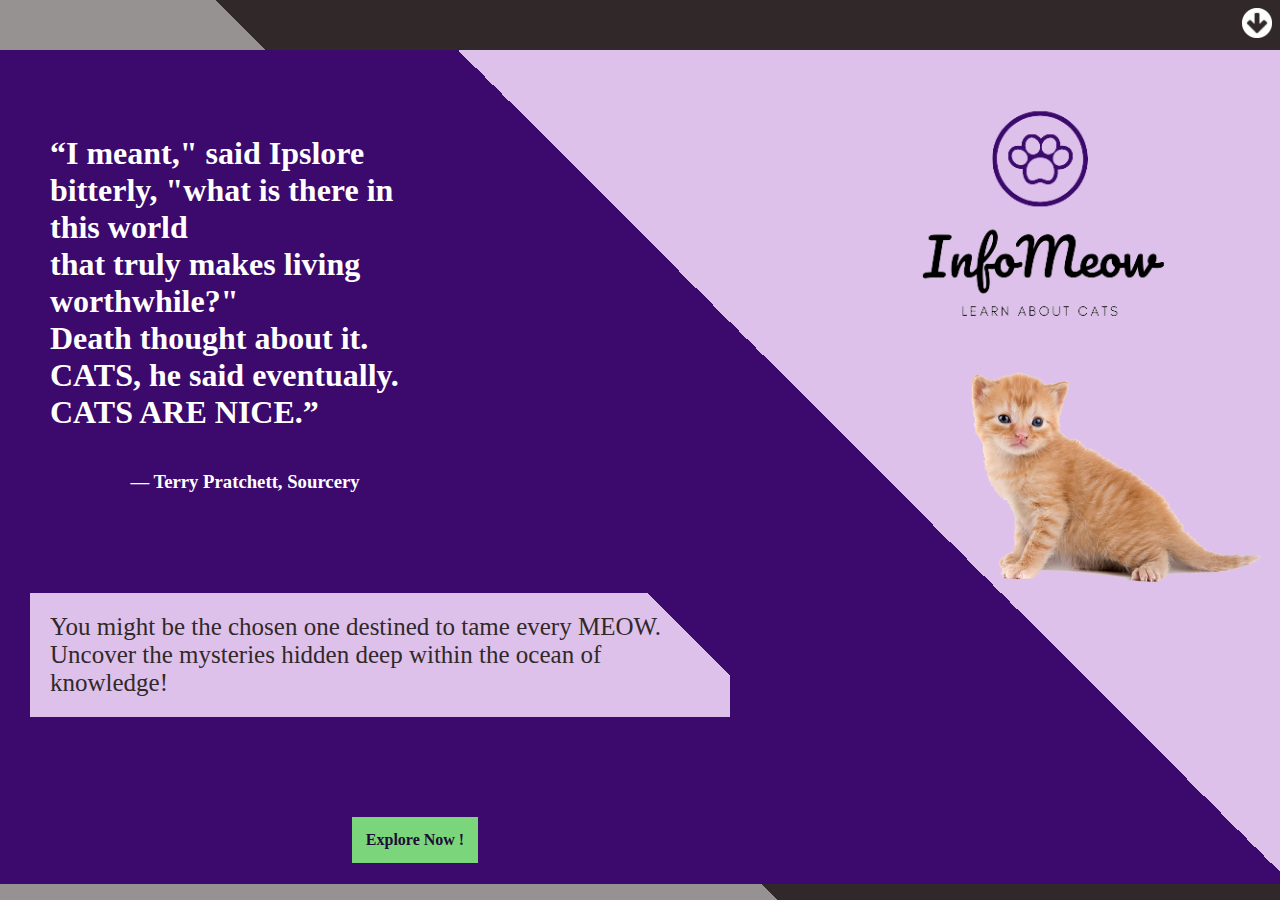
<file: HTML/index.html>
<!DOCTYPE html>
<html lang="en">

<head>
    <meta charset="UTF-8">
    <meta http-equiv="X-UA-Compatible" content="IE=edge">
    <meta name="viewport" content="width=device-width, initial-scale=1.0">
    <title>Home | InfoMeow</title>
    <link rel="stylesheet" href="../CSS/headerFooter.css">
    <link rel="stylesheet" href="../CSS/home.css">
    <link rel="icon" href="../Graphics/InfoMeow-white-removebg-preview.png">
</head>

<body>
    <header>
        <section class=top-line>
            <a id="switch" href="#"><img src="../Graphics/down-arrow-invert.png" alt="See Options" width="30px"></a>
        </section>
        <section class="top-content">
            <a id="nav1" href="index.html">Home</a>
            <a id="nav2" href="meow1.html">Explore</a>
        </section>
    </header>
    <main>
        <div class="part1">
            <section class="top">
                <h1 class="top">
                    “I meant," said Ipslore bitterly, "what is there in this world
                    <br>
                    that truly makes living worthwhile?"
                    <br>
                    Death thought about it.
                    <br>
                    CATS, he said eventually. CATS ARE NICE.”
                </h1>
                <h3 class="top">
                    ― Terry Pratchett, Sourcery
                </h3>
            </section>
            <section class="middle">
                <article>
                    <p>
                        You might be the chosen one destined to tame every MEOW.
                        <br>
                        Uncover the mysteries hidden deep within the ocean of knowledge!
                    </p>
                </article>
            </section>
            <section class="lower">
                <a id="EN" href="meow1.html">Explore Now !</a>
            </section>
        </div>
        <aside>
            <section class="side-top">
                <img id="logo" src="../Graphics/InfoMeow-removebg-preview.png" width="480" alt="Cats around the world!">

            </section>
            <section class="side-bottom">
                <img id="embassy" src="../Graphics/body-aside.png" width="480" alt="Cats around the world!">
            </section>
        </aside>
    </main>
    <footer>
    </footer>
    <script src="../JThing/jquery-3.6.0.js"></script>
    <script src="../JThing/headerFooter.js"></script>
    <script src="../JThing/meow.js"></script>
</body>

</html>
</file>
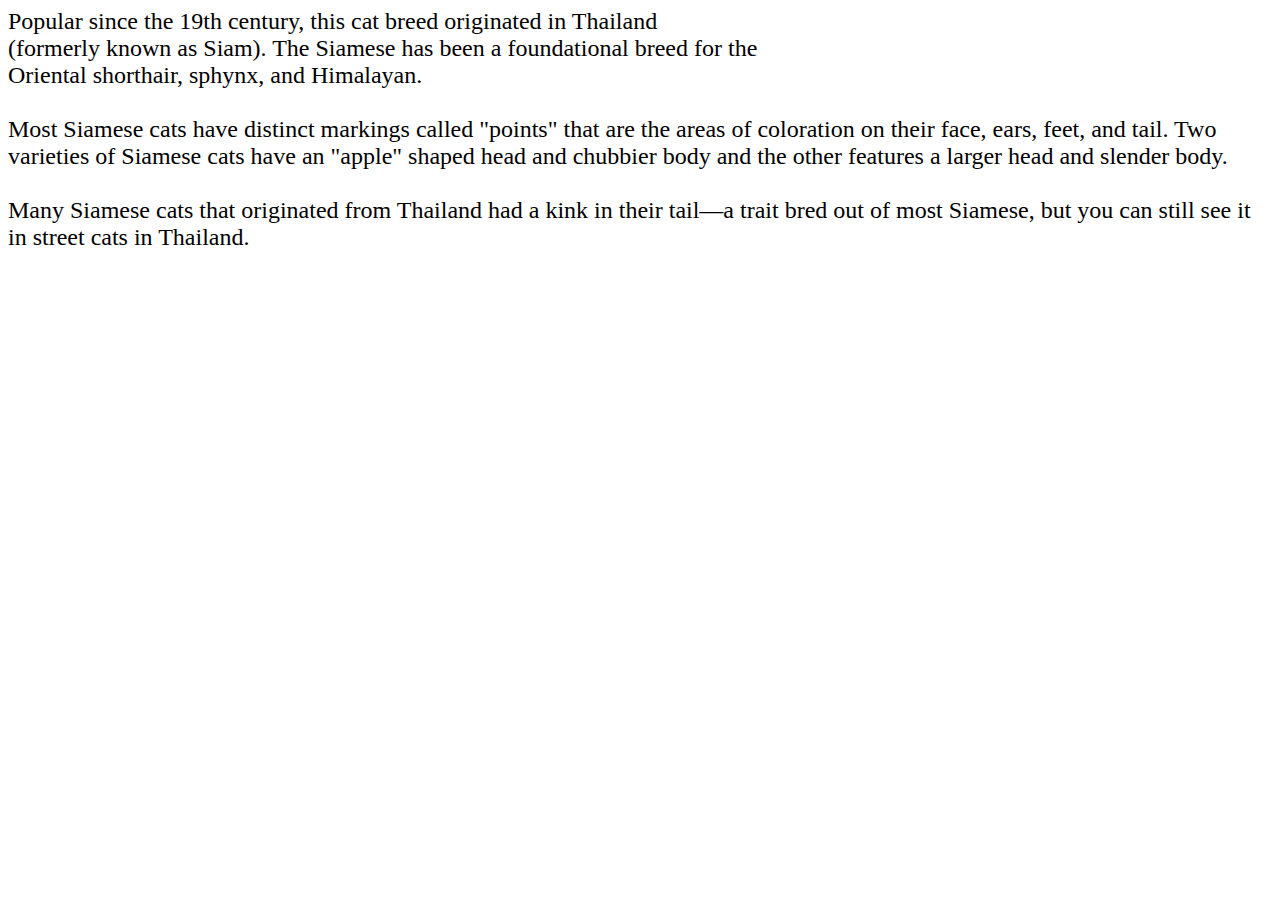
<file: HTML/meow1-desc.html>
<html>

<head>
    <style>
        p {
            font-size: 24px;
        }
    </style>
</head>

<body>
    <p>



        Popular since the 19th century, this cat breed originated in Thailand
        <br> (formerly known as Siam).
        The Siamese has been a
        foundational breed for the
        <br> Oriental shorthair, sphynx, and Himalayan.
        <br><br> Most Siamese cats have
        distinct markings called
        "points" that are the areas of coloration on their face, ears, feet, and tail. Two varieties
        of
        Siamese cats have an
        "apple" shaped head and chubbier body and the other features a larger head and slender body.
        <br><br>Many
        Siamese cats that originated from Thailand had a kink in their tail—a trait bred out of most
        Siamese, but you can still
        see it in street cats in Thailand.
    </p>
</body>

</html>
</file>
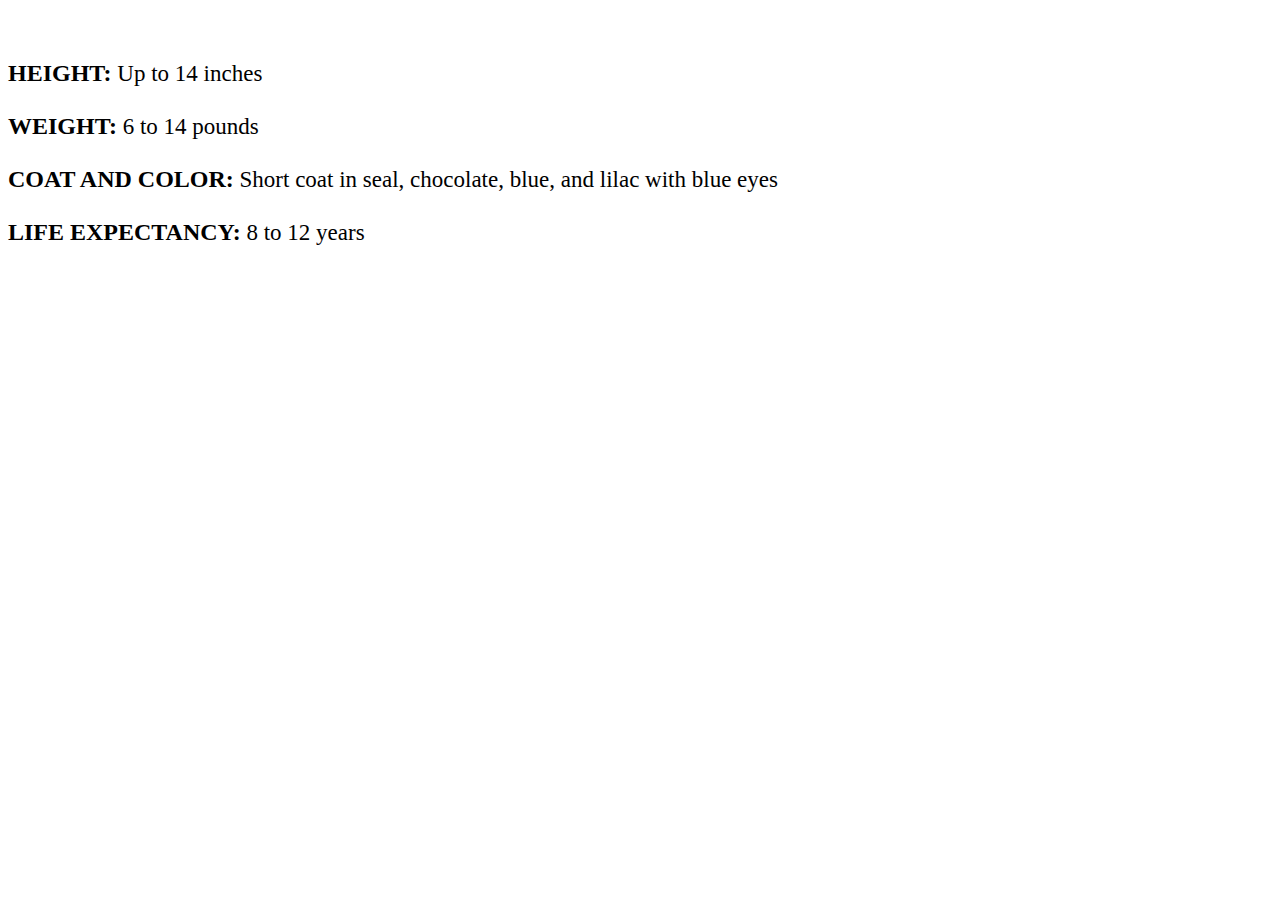
<file: HTML/meow1-over.html>
<html>

<head>
    <style>
        span {
            font-weight: bold;
            font-size: 24px;
        }

        p {
            font-size: 23px;
        }
    </style>
</head>

<body>
    <p>
        <br><br>
        <span>HEIGHT:</span> Up to 14 inches
        <br><br>
        <span>WEIGHT:</span> 6 to 14 pounds
        <br><br>
        <span>COAT AND COLOR:</span> Short coat in seal, chocolate, blue, and lilac with blue eyes
        <br><br>
        <span>LIFE EXPECTANCY:</span> 8 to 12 years
    </p>
</body>

</html>
</file>
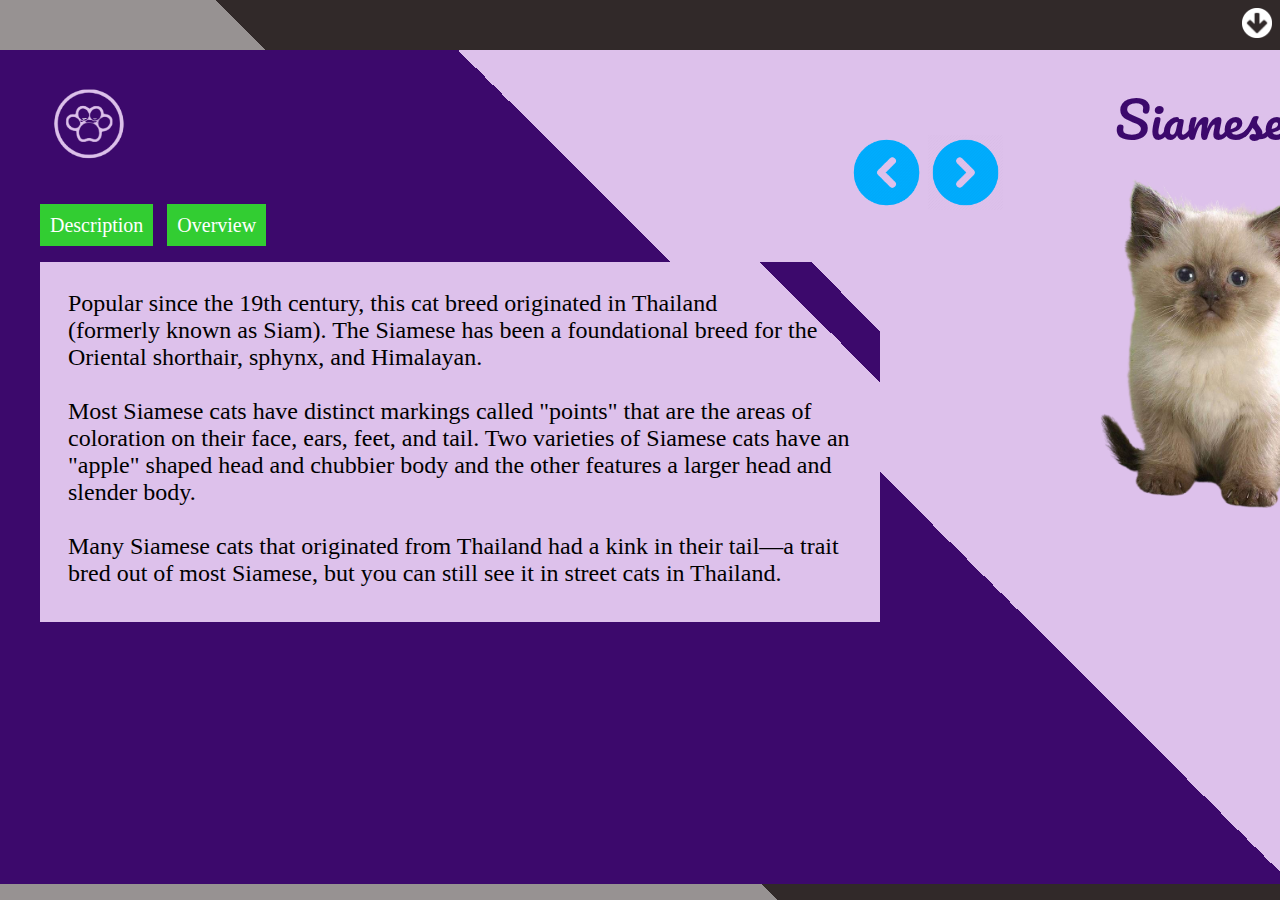
<file: HTML/meow1.html>
<!DOCTYPE html>
<html lang="en">

<head>
    <meta charset="UTF-8">
    <meta http-equiv="X-UA-Compatible" content="IE=edge">
    <meta name="viewport" content="width=device-width, initial-scale=1.0">
    <title>Siamese | InfoMeow</title>
    <link rel="stylesheet" href="../CSS/headerFooter.css">
    <!-- <link rel="stylesheet" href="../CSS/home.css"> -->
    <link rel="stylesheet" href="../CSS/meow1.css">
    <link rel="icon" href="../Graphics/InfoMeow-white-removebg-preview.png">
    <link rel="preconnect" href="https://fonts.googleapis.com">
    <link rel="preconnect" href="https://fonts.gstatic.com" crossorigin>
    <link href="https://fonts.googleapis.com/css2?family=Pacifico&display=swap" rel="stylesheet">
</head>

<body>
    <header>
        <section class=top-line>
            <a id="switch" href="#"><img src="../Graphics/down-arrow-invert.png" alt="See Options" width="30px"></a>
        </section>
        <section class="top-content">
            <a id="nav1" href="index.html">Home</a>
            <a id="nav2" href="meow1.html">Explore</a>
        </section>
    </header>
    <main>
        <div class="part1">
            <section class="top">
                <section class="top">
                    <a href="index.html">
                        <img id="logo" src="../Graphics/InfoMeow-white-removebg-preview.png" width="75"
                            alt="Cats around the world!">
                    </a>
                    <a href="index.html">
                        <img id="back" src="../Graphics/back-button-removebg-preview.png" alt="Back" width="75">
                    </a>
                    <a href="meow2.html">
                        <img id="next" src="../Graphics/next-button.png" alt="Next" width="75">
                    </a>
                    </sectiom>
                    <!-- <h3 class="top">
                <a href=""></a>
                </h3> -->


                    <nav>
                        <a href="meow1-desc.html" id="d" class="top2" target="Cats">Description</a>
                        <a href="meow1-over.html" id="o" class="top2" target="Cats">Overview</a>
                    </nav>


                </section>
                <section class="middle">
                    <article>
                        <iframe name="Cats" src="meow1-desc.html" frameborder="0" width="800px" height="400px">

                        </iframe>
                    </article>
                </section>
                <section class="lower">
                    <!-- <a href="#">Explore Now !</a> -->
                </section>
        </div>
        <aside>
            <figure>
                <figcaption>Siamese</figcaption>
                <img src="../Graphics/siamese-cat.png" width="480" alt="Cats around the world!">
            </figure>
        </aside>
    </main>
    <footer>
    </footer>
    <script src="../JThing/jquery-3.6.0.js"></script>
    <script src="../JThing/headerFooter.js"></script>
    <script src="../JThing/meow1.js"></script>
</body>

</html>
</file>
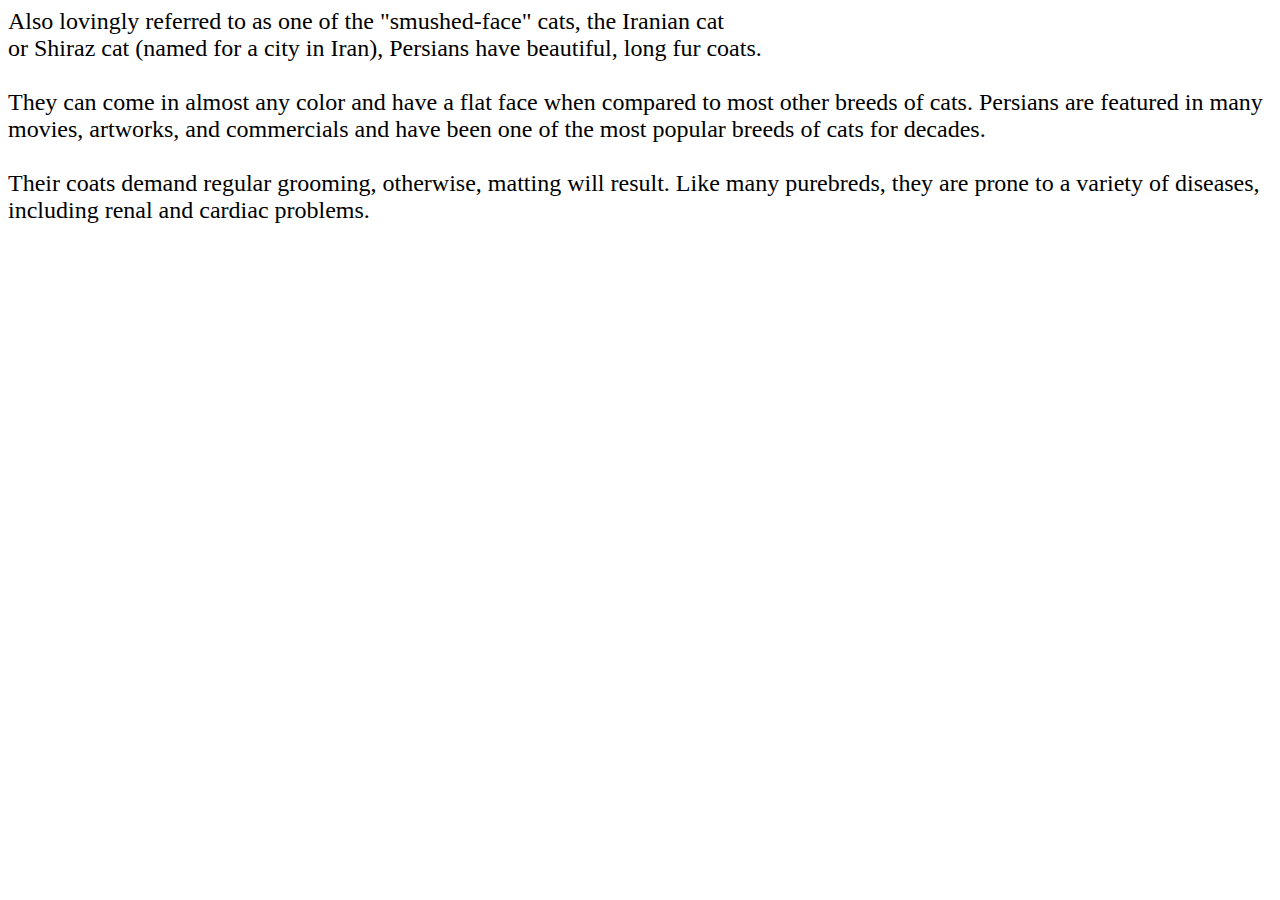
<file: HTML/meow2-desc.html>
<html>

<head>
    <style>
        p {
            font-size: 24px;
        }
    </style>
</head>

<body>
    <p>
        Also lovingly referred to as one of the "smushed-face" cats, the Iranian cat
        <br> or Shiraz cat (named for a city in
        Iran),
        Persians have beautiful, long fur coats.
        <br><br>
        They can come in almost any color and have a flat face when compared to
        most
        other breeds of cats. Persians are featured in many movies, artworks, and commercials and have been one of the
        most
        popular breeds of cats for decades.
        <br><br> Their coats demand regular grooming, otherwise, matting will result. Like
        many
        purebreds, they are prone to a variety of diseases, including renal and cardiac problems.
    </p>
</body>

</html>
</file>
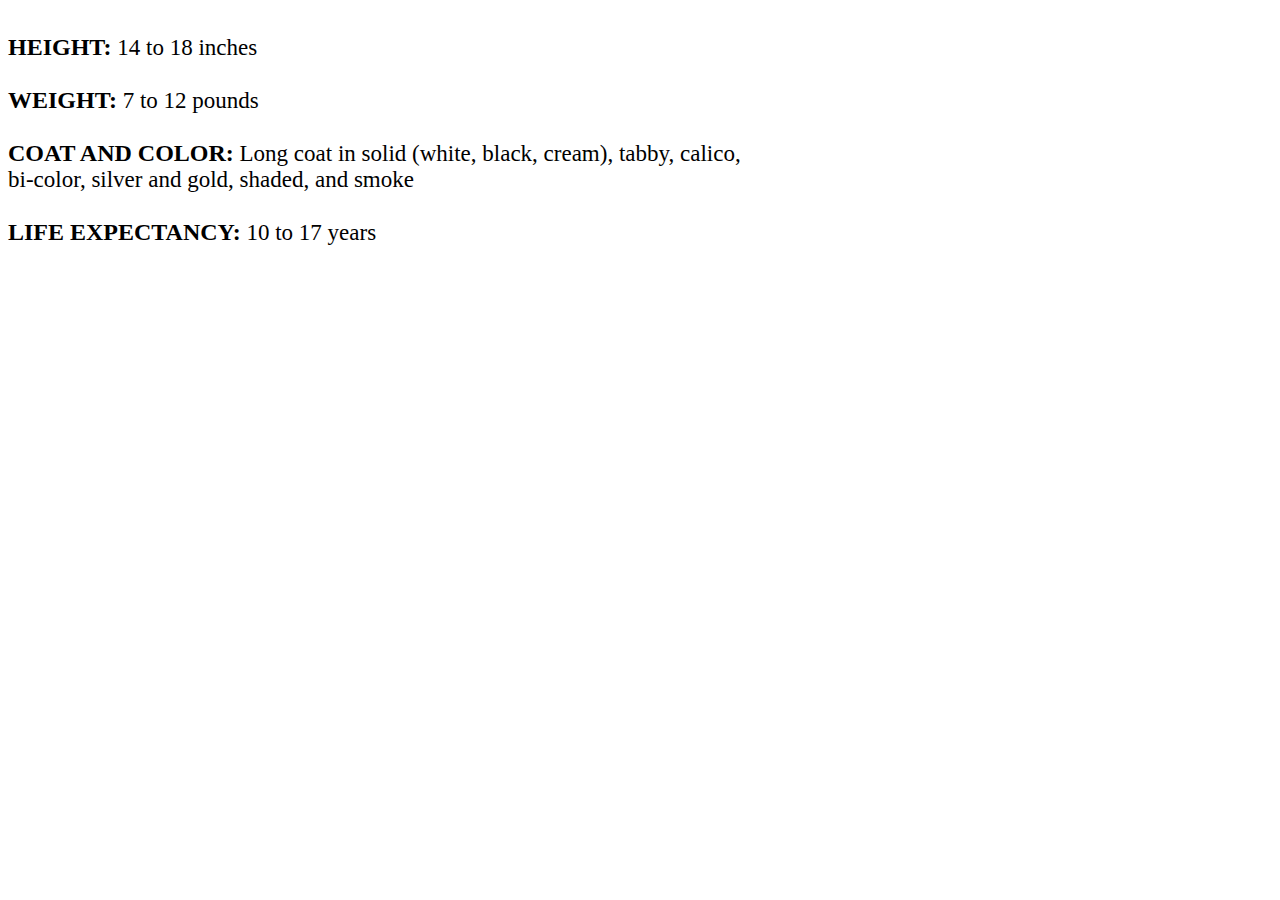
<file: HTML/meow2-over.html>
<html>

<head>
    <style>
        span {
            font-weight: bold;
            font-size: 24px;
        }

        p {
            font-size: 23px;
        }
    </style>
</head>

<body>
    <p>
        <br>
        <span>HEIGHT:</span> 14 to 18 inches
        <br><br>
        <span>WEIGHT:</span> 7 to 12 pounds
        <br><br>
        <span>COAT AND COLOR:</span> Long coat in solid (white, black, cream), tabby, calico,
        <br> bi-color, silver and gold,
        shaded, and smoke
        <br><br>
        <span>LIFE EXPECTANCY:</span> 10 to 17 years
    </p>
</body>

</html>
</file>
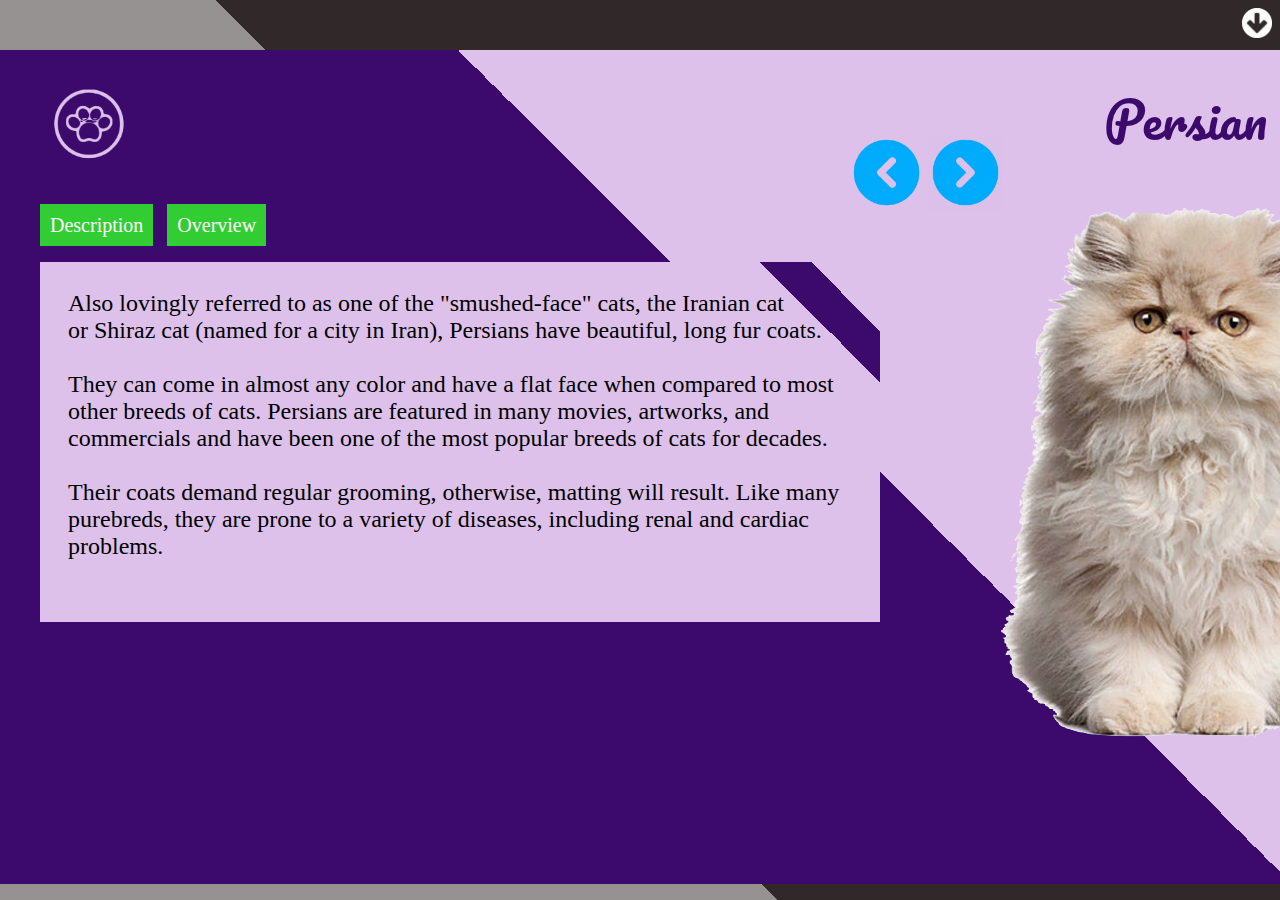
<file: HTML/meow2.html>
<!DOCTYPE html>
<html lang="en">

<head>
    <meta charset="UTF-8">
    <meta http-equiv="X-UA-Compatible" content="IE=edge">
    <meta name="viewport" content="width=device-width, initial-scale=1.0">
    <title>Persian | InfoMeow</title>
    <link rel="stylesheet" href="../CSS/headerFooter.css">
    <!-- <link rel="stylesheet" href="../CSS/home.css"> -->
    <link rel="stylesheet" href="../CSS/meow2.css">
    <link rel="icon" href="../Graphics/InfoMeow-white-removebg-preview.png">
    <link rel="preconnect" href="https://fonts.googleapis.com">
    <link rel="preconnect" href="https://fonts.gstatic.com" crossorigin>
    <link href="https://fonts.googleapis.com/css2?family=Pacifico&display=swap" rel="stylesheet">
</head>

<body>
    <header>
        <section class=top-line>
            <a id="switch" href="#"><img src="../Graphics/down-arrow-invert.png" alt="See Options" width="30px"></a>
        </section>
        <section class="top-content">
            <a id="nav1" href="index.html">Home</a>
            <a id="nav2" href="meow1.html">Explore</a>
        </section>
    </header>
    <main>
        <div class="part1">
            <section class="top">
                <section class="top">
                    <a href="index.html">
                        <img id="logo" src="../Graphics/InfoMeow-white-removebg-preview.png" width="75"
                            alt="Cats around the world!">
                    </a>
                    <a href="meow1.html">
                        <img id="back" src="../Graphics/back-button-removebg-preview.png" alt="Back" width="75">
                    </a>
                    <a href="meow3.html">
                        <img id="next" src="../Graphics/next-button.png" alt="Next" width="75">
                    </a>
                    </sectiom>
                    <!-- <h3 class="top">
                <a href=""></a>
                </h3> -->
                    <nav>
                        <a href="meow2-desc.html" class="top2" target="Cats">Description</a>
                        <a href="meow2-over.html" class="top2" target="Cats">Overview</a>
                    </nav>
                </section>
                <section class="middle">
                    <article>
                        <iframe name="Cats" src="meow2-desc.html" frameborder="0" width="800px" height="400px">

                        </iframe>
                    </article>
                </section>
                <section class="lower">
                    <!-- <a href="#">Explore Now !</a> -->
                </section>
        </div>
        <aside>
            <figure>
                <figcaption>Persian</figcaption>
                <img src="../Graphics/persian-cat.png" width="450" alt="Cats around the world!">
            </figure>
        </aside>
    </main>
    <footer>
    </footer>
    <script src="../JThing/jquery-3.6.0.js"></script>
    <script src="../JThing/headerFooter.js"></script>
    <script src="../JThing/meow2.js"></script>
</body>

</html>
</file>
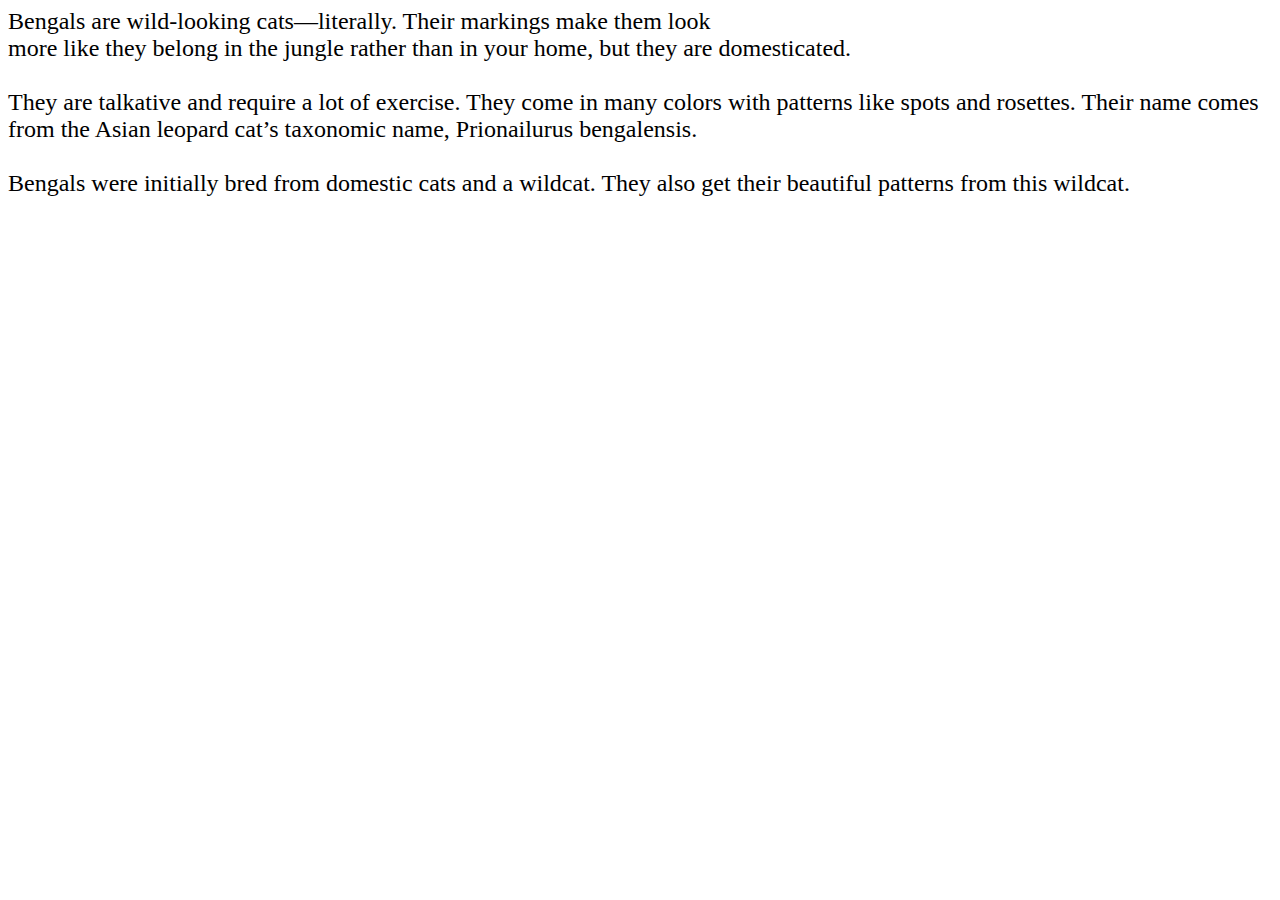
<file: HTML/meow3-desc.html>
<html>

<head>
    <style>
        p {
            font-size: 24px;
        }
    </style>
</head>

<body>
    <p>
        Bengals are wild-looking cats—literally. Their markings make them look
        <br> more like they belong in the jungle
        rather than
        in your home, but they are domesticated.
        <br><br> They are talkative and require a lot of exercise. They come in many
        colors with
        patterns like spots and rosettes. Their name comes from the Asian leopard cat’s taxonomic name, Prionailurus
        bengalensis.
        <br><br> Bengals were initially bred from domestic cats and a wildcat. They also get their beautiful
        patterns from
        this wildcat.
    </p>
</body>

</html>
</file>
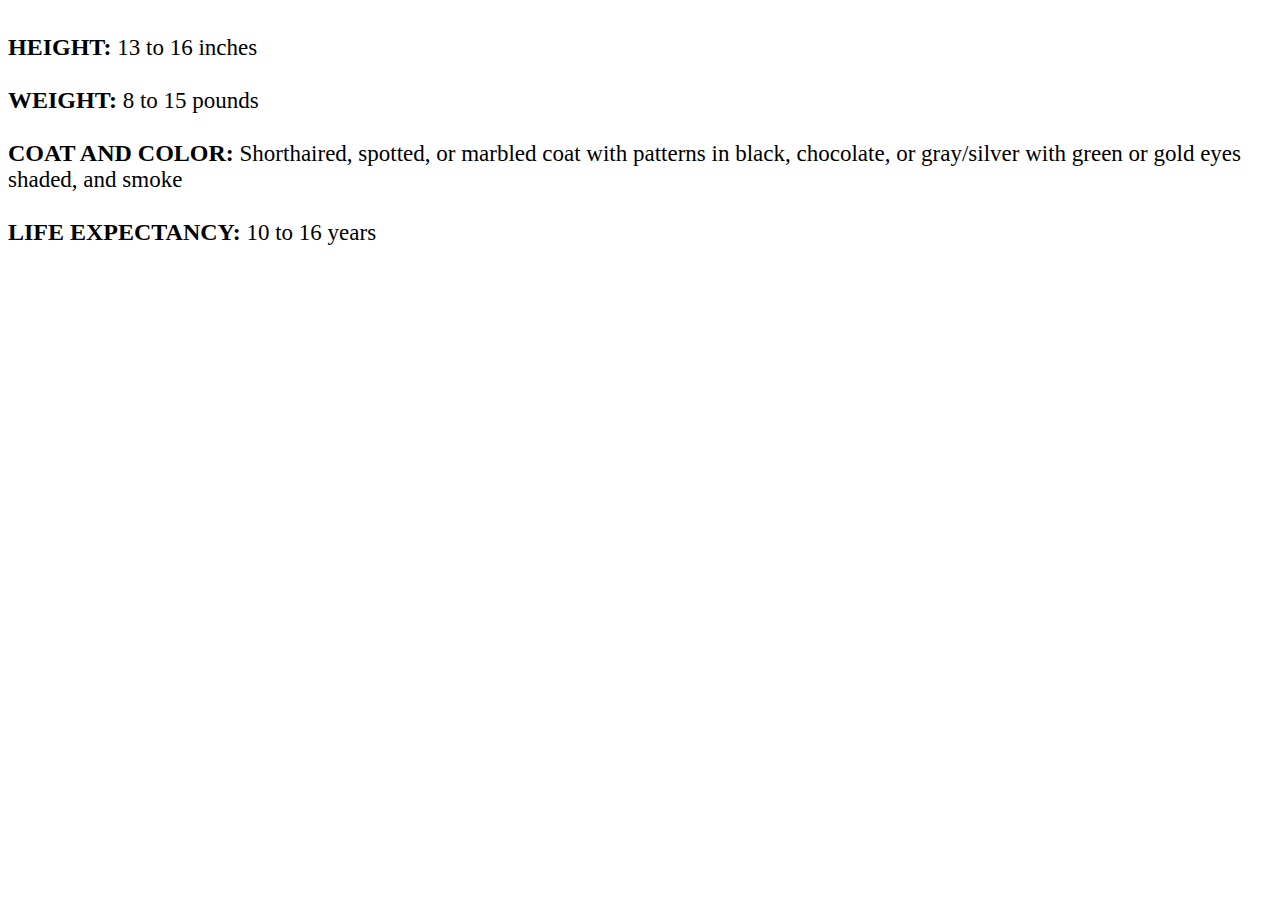
<file: HTML/meow3-over.html>
<html>

<head>
    <style>
        span {
            font-weight: bold;
            font-size: 24px;
        }

        p {
            font-size: 23px;
        }
    </style>
</head>

<body>
    <p>
        <br>
        <span>HEIGHT:</span> 13 to 16 inches
        <br><br>
        <span>WEIGHT:</span> 8 to 15 pounds
        <br><br>
        <span>COAT AND COLOR:</span> Shorthaired, spotted, or marbled coat with patterns in black, chocolate, or
        gray/silver with green or gold eyes
        shaded, and smoke
        <br><br>
        <span>LIFE EXPECTANCY:</span> 10 to 16 years
    </p>
</body>

</html>
</file>
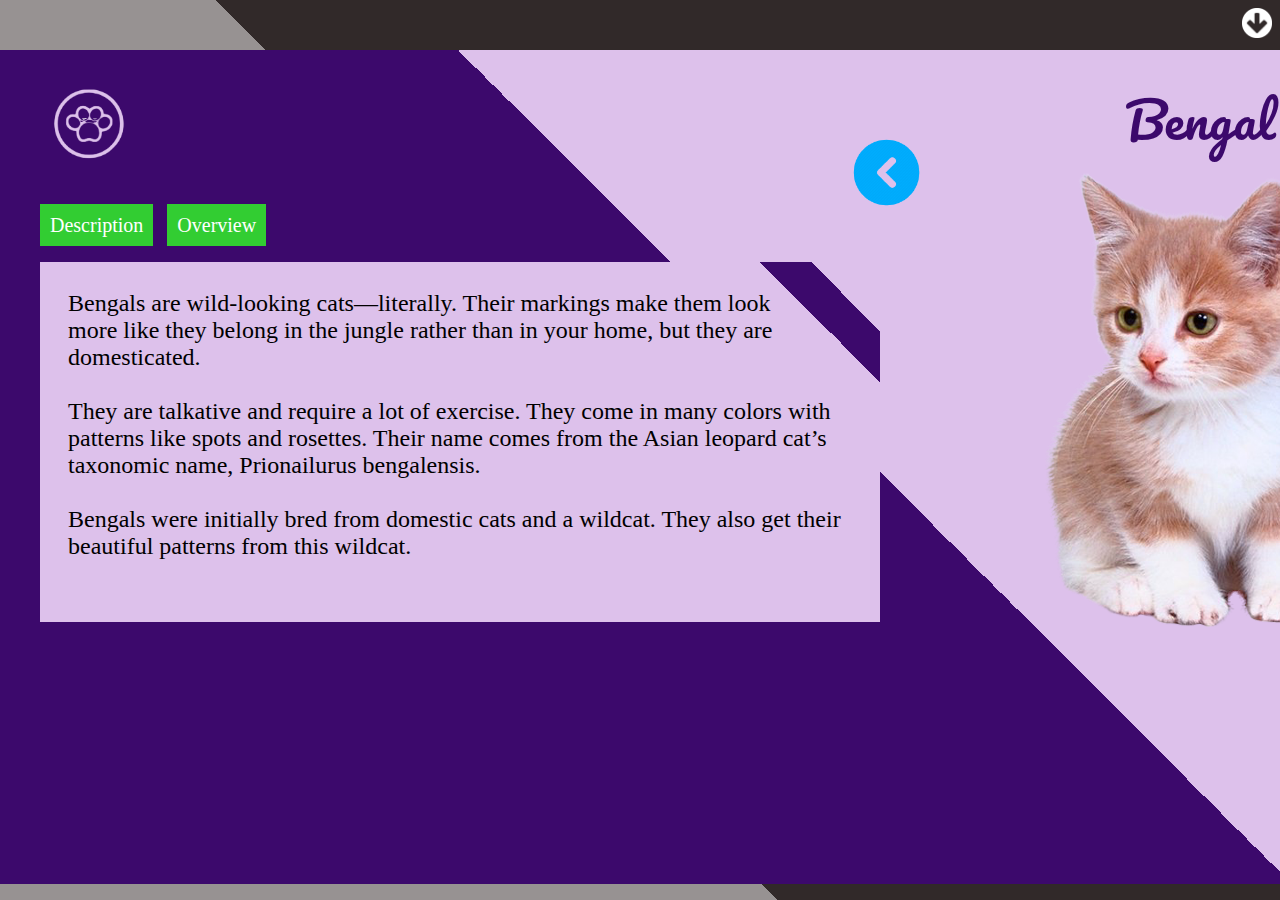
<file: HTML/meow3.html>
<!DOCTYPE html>
<html lang="en">

<head>
    <meta charset="UTF-8">
    <meta http-equiv="X-UA-Compatible" content="IE=edge">
    <meta name="viewport" content="width=device-width, initial-scale=1.0">
    <title>Bengal | InfoMeow</title>
    <link rel="stylesheet" href="../CSS/headerFooter.css">
    <!-- <link rel="stylesheet" href="../CSS/home.css"> -->
    <link rel="stylesheet" href="../CSS/meow3.css">
    <link rel="icon" href="../Graphics/InfoMeow-white-removebg-preview.png">
    <link rel="preconnect" href="https://fonts.googleapis.com">
    <link rel="preconnect" href="https://fonts.gstatic.com" crossorigin>
    <link href="https://fonts.googleapis.com/css2?family=Pacifico&display=swap" rel="stylesheet">
</head>

<body>
    <header>
        <section class=top-line>
            <a id="switch" href="#"><img src="../Graphics/down-arrow-invert.png" alt="See Options" width="30px"></a>
        </section>
        <section class="top-content">
            <a id="nav1" href="index.html">Home</a>
            <a id="nav2" href="meow1.html">Explore</a>
        </section>
    </header>
    <main>
        <div class="part1">
            <section class="top">
                <section class="top">
                    <a href="index.html">
                        <img id="logo" src="../Graphics/InfoMeow-white-removebg-preview.png" width="75"
                            alt="Cats around the world!">
                    </a>
                    <a href="meow2.html">
                        <img id="back" src="../Graphics/back-button-removebg-preview.png" alt="Back" width="75">
                    </a>
                    <!-- <a href="meow3.html">
                        <img id="next" src="../Graphics/next-button.png" alt="Next" width="75">
                    </a> -->
                    </sectiom>
                    <!-- <h3 class="top">
                <a href=""></a>
                </h3> -->
                    <nav>
                        <a href="meow3-desc.html" class="top2" target="Cats">Description</a>
                        <a href="meow3-over.html" class="top2" target="Cats">Overview</a>
                    </nav>
                </section>
                <section class="middle">
                    <article>
                        <iframe name="Cats" src="meow3-desc.html" frameborder="0" width="800px" height="400px">

                        </iframe>
                    </article>
                </section>
                <section class="lower">
                    <!-- <a href="#">Explore Now !</a> -->
                </section>
        </div>
        <aside>
            <figure>
                <figcaption>Bengal</figcaption>
                <img src="../Graphics/bengal-cat.png" width="480" alt="Cats around the world!">
            </figure>
        </aside>
    </main>
    <footer>
    </footer>
    <script src="../JThing/jquery-3.6.0.js"></script>
    <script src="../JThing/headerFooter.js"></script>
    <script src="../JThing/meow3.js"></script>
</body>

</html>
</file>
<file: CSS/headerFooter.css>
header{
	position:fixed;
	top:0px;
	left:0px;
	width:100%;
	z-index: 2;
}
.top-line{
	display:flex;
	color:#CCC;
	padding:8px;
	background:linear-gradient(45deg, rgb(151, 146, 146)20%, rgb(49, 41, 41)0%);
	justify-content: flex-end;
}

.top-content{
	display: grid;
	grid-template-columns: 1fr 1fr;
	height: 100px;
	background: rgba(27, 44, 9, 0.7);
	align-items: center;
	text-align: center;
	justify-items: center;
}

.top-content a{
	text-decoration: none;
	color: cornsilk;
	background: rgb(151, 146, 146);
	padding: 10px;
	width: 100px;
}
footer{
    position:fixed;
	bottom:0px;
	left:0px;
	width:100%;
	color:#CCC;
	background:linear-gradient(45deg, rgb(151, 146, 146)60%, rgb(49, 41, 41)0%);
	padding:8px;
}
</file>
<file: CSS/home.css>
*{
    margin: 0;
    padding: 0;
    box-sizing: border-box;
    /* min-height: 100%; */
}
body{
    /* display: absolute; */
    padding-top: 75px;
    padding-left: 30px;;
    background: linear-gradient(45deg, #3c096c 60%, #ddc1eb 0%);
    /* background-size: auto; */
    height: 100vh;
    /* width: 100vw; */
    /* background-position: center; */
    background-repeat: no-repeat;
    color: white;
}


main{
    display: grid;
    grid-template-columns: 2fr 1fr;
    grid-auto-rows: minmax(100px, auto);
}
/* .part{
    display:grid;
    height: 100px;
    
} */
.top{
    margin-top: 20px;
    display:grid;
    padding: 10px;
    justify-content: center;
    margin-right: 170px;
    /* margin-left: -150px; */
    
}
.middle{
    display: grid;
    margin-top: 80px;
    padding: 20px;
    font-size: 25px;
    /* background-color: violet; */
    background:linear-gradient(45deg, #3c096c 0%, #ddc1eb 0%, #ddc1eb 90%, #3c096c 0%);
    color: rgb(49, 41, 41);
    justify-content: center;
    margin-right: 70px;
}
.lower{
    display: grid;
   margin-top: 100px;
   justify-content: center;
    
}
.lower a{
/* display: grid; */
/* text-align: center; */
font-weight: bold;
padding: 14px;
text-decoration: none;
color: rgb(29, 13, 54);
background-color: rgb(123, 214, 123);

/* width: fit-content; */
}
/* .part1{
    display: inline-block;
}
aside{
    display: inline-block;
} */
.side-top{
    transform: matrix(1, 0, 0, 1, 0, -100);
    -webkit-transform: matrix(1, 0, 0, 1, 0, -100);
    height: 300px;
    z-index: -5;
}
#embassy{
    /* -webkit-transform: scaleX(-1);
    transform: scaleX(-1); */
    transform: matrix(-1, 0, 0, 1, 0, -90);
    -webkit-transform: matrix(-1, 0, 0, 1, 0, -90);
    /* transform: translateY(-50px); */
}
</file>
<file: CSS/meow1.css>
*{
    margin: 0;
    padding: 0;
    box-sizing: border-box;
    /* min-height: 100%; */
}
body{
    /* display: absolute; */
    padding-top: 75px;
    padding-left: 30px;;
    background: linear-gradient(45deg, #3c096c 60%, #ddc1eb 0%);
    /* background-size: auto; */
    height: 100vh;
    /* width: 100vw; */
    /* background-position: center; */
    background-repeat: no-repeat;
    color: white;
}

main{
    display: grid;
    grid-template-columns: 2fr 1fr;
    grid-auto-rows: minmax(100px, auto);
}
/* .part{
    display:grid;
    height: 100px;
    
} */
.top{
    margin-top: 20px;
    /* display:grid; */
    padding: 10px;
    /* justify-content: center;
    margin-right: 170px; */
    /* margin-left: -150px; */
    
}

.top #logo{
    transform: matrix(1, 0, 0, 1, 0, -50);
    -webkit-transform: matrix(1, 0, 0, 1, 0, -50);
}
#back, #next{
    transform: matrix(1, 0, 0, 1, 720, 0);
    -webkit-transform: matrix(1, 0, 0, 1, 720, 0);
}

.top2{
    /* margin-top: 20px; */
    padding: 10px;
    color: white;
    text-decoration: none;
    font-size: 20px;
    background-color: limegreen;
    margin-right: 20px;
    margin-left: -10px;
}


.middle{
    display: grid;
    margin-top: 15px;
    padding: 20px;
    font-size: 25px;
    /* background-color: violet; */
    background:linear-gradient(45deg, #3c096c 0%, #ddc1eb 0%, #ddc1eb 90%, #3c096c 90% 94.25%, #ddc1eb 94.25%);
    color: rgb(49, 41, 41);
    justify-content: center;
    margin-right: 70px;
    height: 360px;
}
.lower{
    display: grid;
   margin-top: 100px;
   justify-content: center;
    
}
.lower a{
/* display: grid; */
/* text-align: center; */
font-weight: bold;
padding: 14px;
text-decoration: none;
color: rgb(29, 13, 54);
background-color: rgb(123, 214, 123);

/* width: fit-content; */
}
/* .part1{
    display: inline-block;
}
aside{
    display: inline-block;
} */

figcaption{
    font-family: 'Pacifico', cursive;
    color: #3c096c;
    font-size: 50px;
    text-align: center;
}
aside img{
    /* -webkit-transform: scaleX(-1);
    transform: scaleX(-1); */
    transform: matrix(1, 0, 0, 1, 10, 0);
    -webkit-transform: matrix(1, 0, 0, 1, 10, 00);
    /* transform: translateY(-50px); */
}
</file>
<file: CSS/meow2.css>
*{
    margin: 0;
    padding: 0;
    box-sizing: border-box;
    /* min-height: 100%; */
}
body{
    /* display: absolute; */
    padding-top: 75px;
    padding-left: 30px;;
    background: linear-gradient(45deg, #3c096c 60%, #ddc1eb 0%);
    /* background-size: auto; */
    height: 100vh;
    /* width: 100vw; */
    /* background-position: center; */
    background-repeat: no-repeat;
    color: white;
}

main{
    display: grid;
    grid-template-columns: 2fr 1fr;
    grid-auto-rows: minmax(100px, auto);
}
/* .part{
    display:grid;
    height: 100px;
    
} */
.top{
    margin-top: 20px;
    /* display:grid; */
    padding: 10px;
    /* justify-content: center;
    margin-right: 170px; */
    /* margin-left: -150px; */
    
}

.top #logo{
    transform: matrix(1, 0, 0, 1, 0, -50);
    -webkit-transform: matrix(1, 0, 0, 1, 0, -50);
}
#back, #next{
    transform: matrix(1, 0, 0, 1, 720, 0);
    -webkit-transform: matrix(1, 0, 0, 1, 720, 0);
}
.top2{
    /* margin-top: 20px; */
    padding: 10px;
    color: white;
    text-decoration: none;
    font-size: 20px;
    background-color: limegreen;
    margin-right: 20px;
    margin-left: -10px;
}

.middle{
    display: grid;
    margin-top: 15px;
    padding: 20px;
    font-size: 25px;
    /* background-color: violet; */
    background:linear-gradient(45deg, #3c096c 0%, #ddc1eb 0%, #ddc1eb 90%, #3c096c 90% 94.25%, #ddc1eb 94.25%);
    color: rgb(49, 41, 41);
    justify-content: center;
    margin-right: 70px;
    height: 360px;
}
.lower{
    display: grid;
   margin-top: 100px;
   justify-content: center;
    
}
.lower a{
/* display: grid; */
/* text-align: center; */
font-weight: bold;
padding: 14px;
text-decoration: none;
color: rgb(29, 13, 54);
background-color: rgb(123, 214, 123);

/* width: fit-content; */
}
/* .part1{
    display: inline-block;
}
aside{
    display: inline-block;
} */

figcaption{
    font-family: 'Pacifico', cursive;
    color: #3c096c;
    font-size: 50px;
    text-align: center;
}
aside img{
    /* -webkit-transform: scaleX(-1);
    transform: scaleX(-1); */
    transform: matrix(1, 0, 0, 1, 10, 0);
    -webkit-transform: matrix(1, 0, 0, 1, 10, 00);
    /* transform: translateY(-50px); */
}
</file>
<file: CSS/meow3.css>
*{
    margin: 0;
    padding: 0;
    box-sizing: border-box;
    /* min-height: 100%; */
}
body{
    /* display: absolute; */
    padding-top: 75px;
    padding-left: 30px;;
    background: linear-gradient(45deg, #3c096c 60%, #ddc1eb 0%);
    /* background-size: auto; */
    height: 100vh;
    /* width: 100vw; */
    /* background-position: center; */
    background-repeat: no-repeat;
    color: white;
}

main{
    display: grid;
    grid-template-columns: 2fr 1fr;
    grid-auto-rows: minmax(100px, auto);
}
/* .part{
    display:grid;
    height: 100px;
    
} */
.top{
    margin-top: 20px;
    /* display:grid; */
    padding: 10px;
    /* justify-content: center;
    margin-right: 170px; */
    /* margin-left: -150px; */
    
}

.top #logo{
    transform: matrix(1, 0, 0, 1, 0, -50);
    -webkit-transform: matrix(1, 0, 0, 1, 0, -50);
}
#back, #next{
    transform: matrix(1, 0, 0, 1, 720, 0);
    -webkit-transform: matrix(1, 0, 0, 1, 720, 0);
}
.top2{
    /* margin-top: 20px; */
    padding: 10px;
}

nav a{
    color: white;
    text-decoration: none;
    font-size: 20px;
    background-color: limegreen;
    margin-right: 20px;
    margin-left: -10px;
}
.middle{
    display: grid;
    margin-top: 15px;
    padding: 20px;
    font-size: 25px;
    /* background-color: violet; */
    background:linear-gradient(45deg, #3c096c 0%, #ddc1eb 0%, #ddc1eb 90%, #3c096c 90% 94.25%, #ddc1eb 94.25%);
    color: rgb(49, 41, 41);
    justify-content: center;
    margin-right: 70px;
    height: 360px;
}
.lower{
    display: grid;
   margin-top: 100px;
   justify-content: center;
    
}
.lower a{
/* display: grid; */
/* text-align: center; */
font-weight: bold;
padding: 14px;
text-decoration: none;
color: rgb(29, 13, 54);
background-color: rgb(123, 214, 123);

/* width: fit-content; */
}
/* .part1{
    display: inline-block;
}
aside{
    display: inline-block;
} */

figcaption{
    font-family: 'Pacifico', cursive;
    color: #3c096c;
    font-size: 50px;
    text-align: center;
}
aside img{
    /* -webkit-transform: scaleX(-1);
    transform: scaleX(-1); */
    transform: matrix(1, 0, 0, 1, 10, 0);
    -webkit-transform: matrix(1, 0, 0, 1, 10, 0);
    /* transform: translateY(-50px); */
}
</file>
